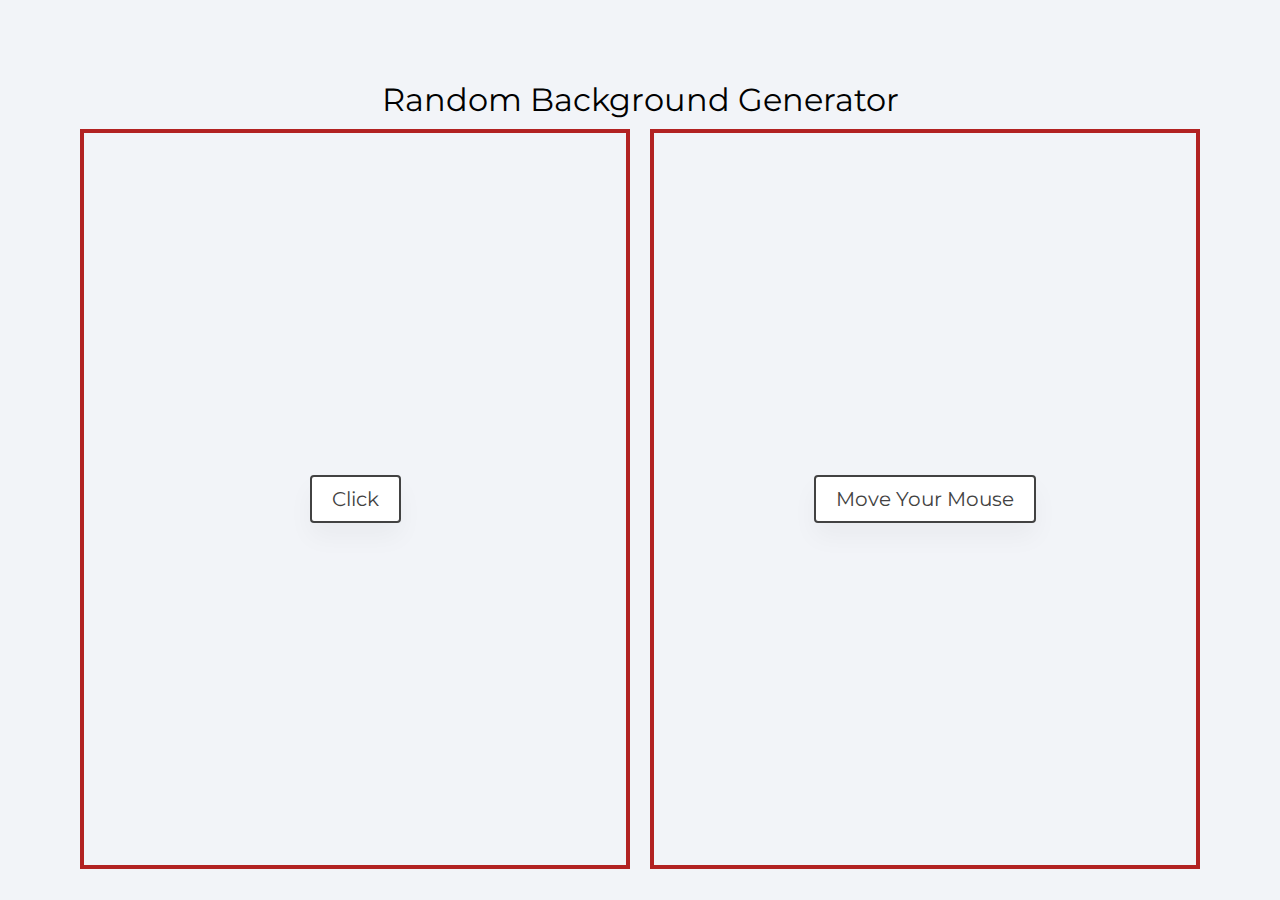
<file: block-BJaaek/code/index.html>
<!DOCTYPE html>
<html lang="en">
  <head>
    <meta charset="UTF-8" />
    <meta name="viewport" content="width=device-width, initial-scale=1.0" />
    <title>
      Random Background Generator
    </title>
    <link
      href="https://fonts.googleapis.com/css2?family=Montserrat:wght@200;400&display=swap"
      rel="stylesheet"
    />
    <link rel="stylesheet" href="style.css" />
  </head>
  <body>
    <div class="container">
      <h1>Random Background Generator</h1>
      <div class="boxes">
        <div class="box first">
          <div class="text">
            <p class="banner">
              Click
            </p>
          </div>
        </div>
        <div class="box second">
          <div class="text">
            <p class="banner">
              Move Your Mouse
            </p>
          </div>
        </div>
      </div>
    </div>
    <script src="./script.js"></script>
  </body>
</html>
</file>
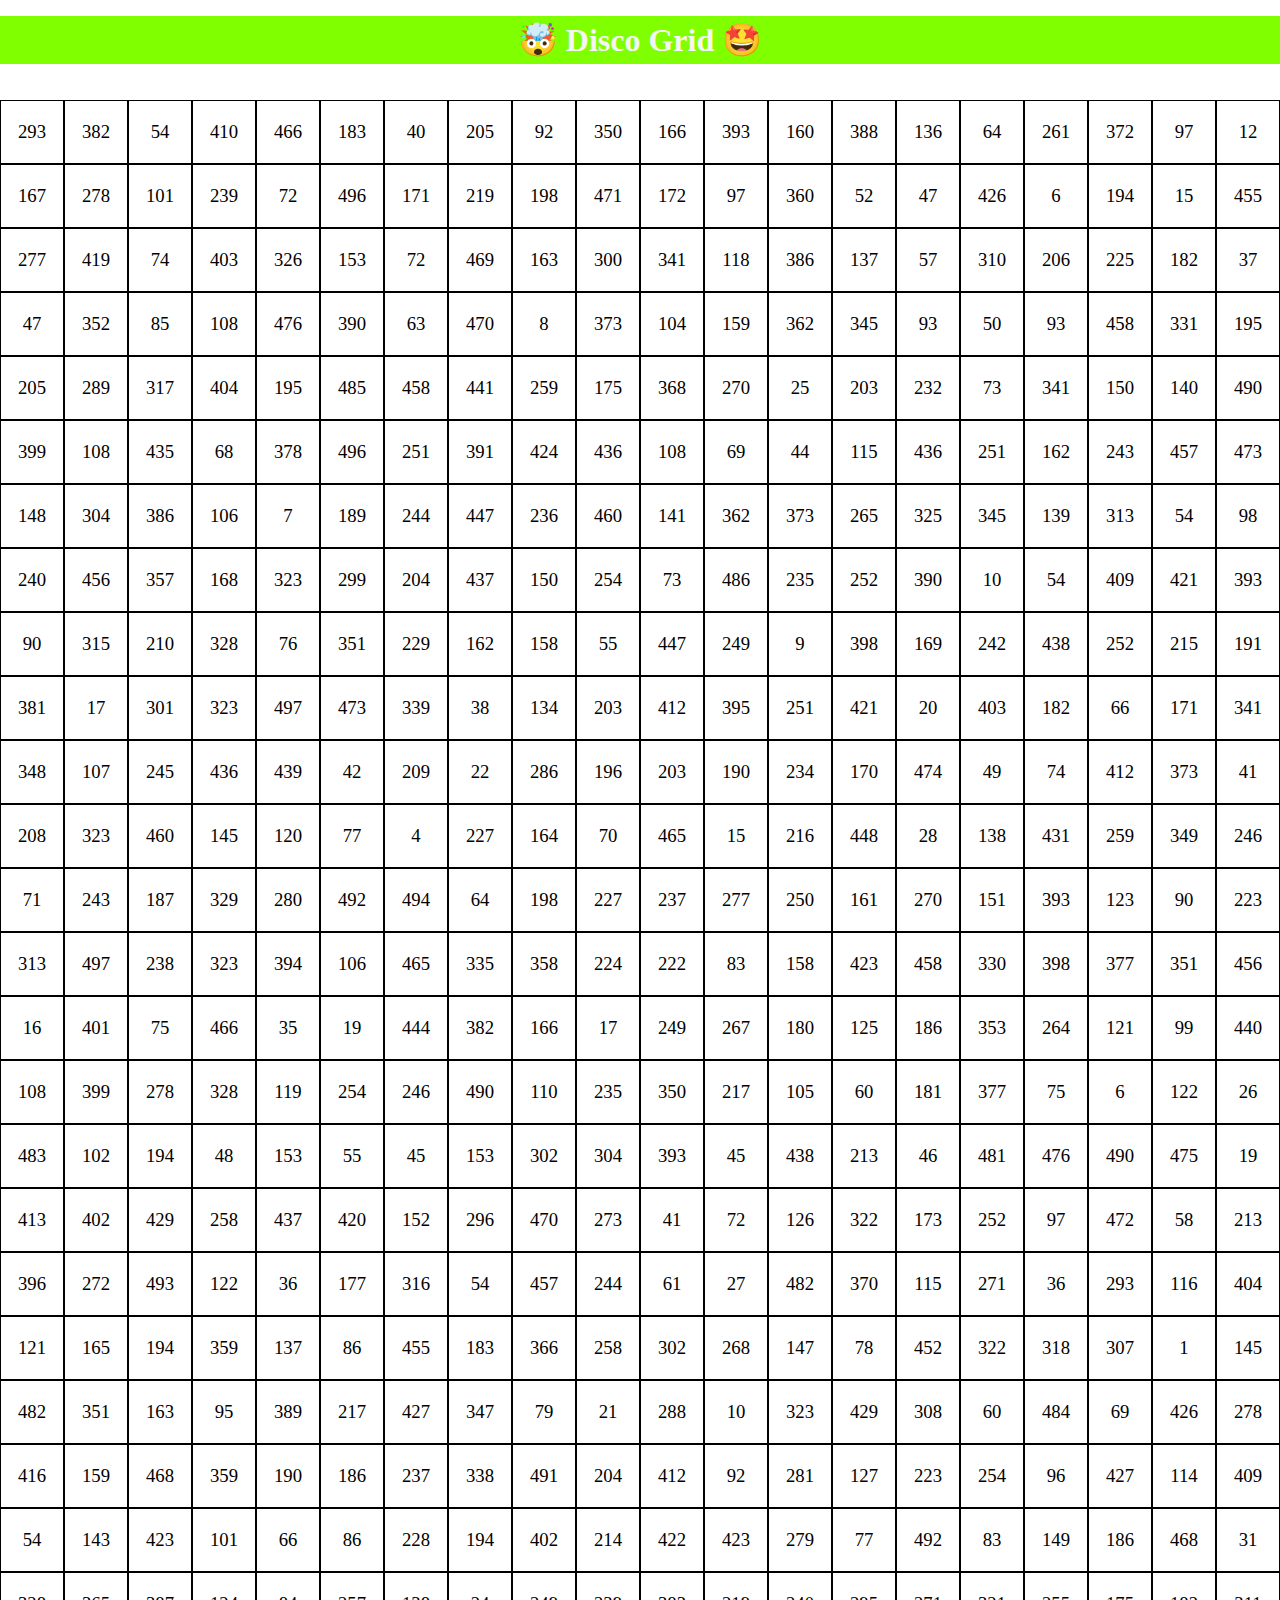
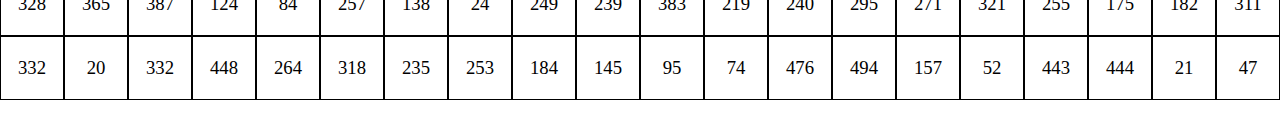
<file: block-BJaael/code/index.html>
<!DOCTYPE html>
<html lang="en">
  <head>
    <meta charset="UTF-8" />
    <meta name="viewport" content="width=device-width, initial-scale=1.0" />
    <title>🤯 Disco Grid 🤩</title>
    <link
      href="https://fonts.googleapis.com/css2?family=Montserrat:wght@200;400&display=swap"
      rel="stylesheet"
    />
    <link rel="stylesheet" href="style.css" />
  </head>
  <body>
    <h1 class="heading">🤯 Disco Grid 🤩</h1>
    <div class="box-container"></div>

    <script src="./script.js"></script>
  </body>
</html>
</file>
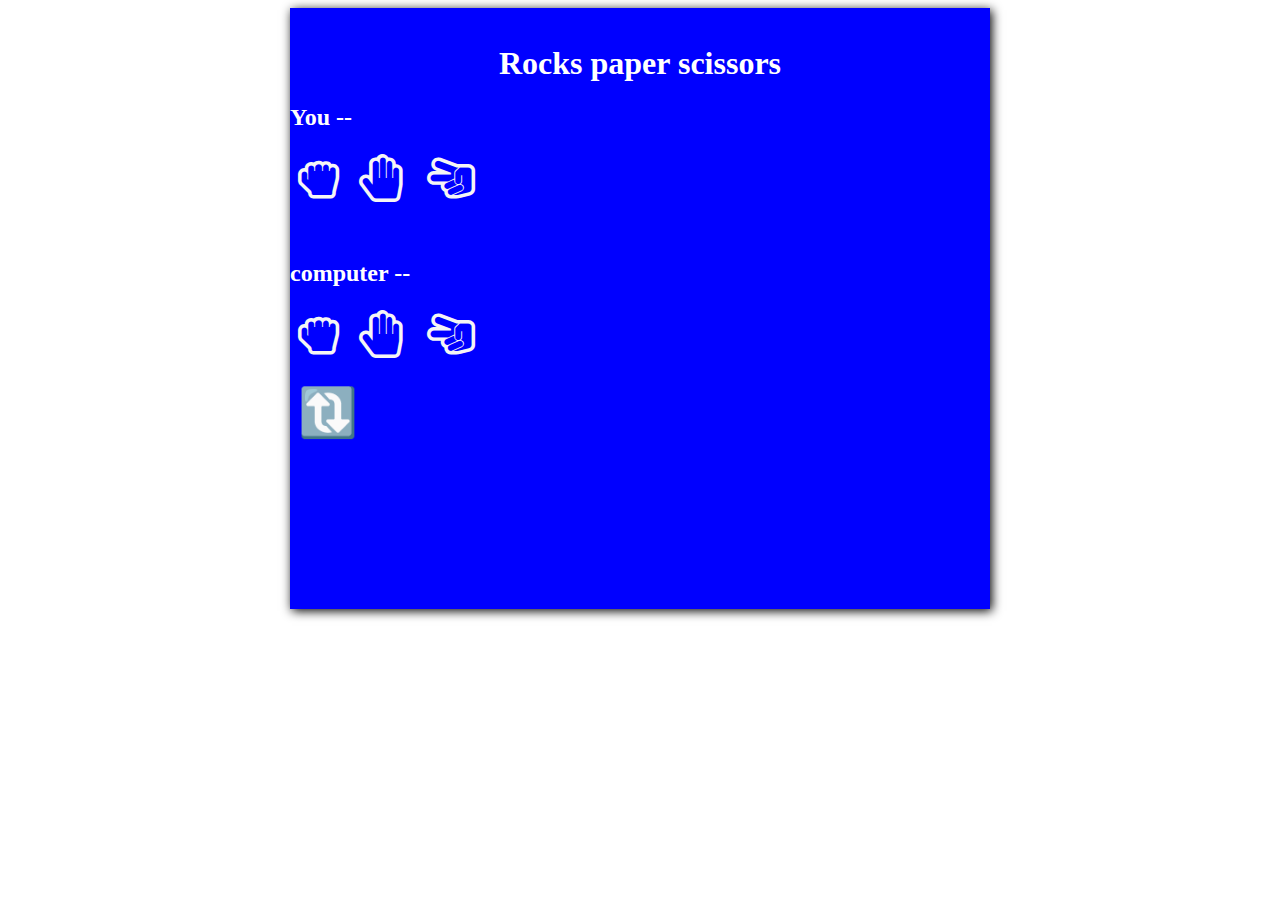
<file: block-BJaaen/code/index.html>
<!DOCTYPE html>
<html lang="en">
  <head>
    <meta charset="UTF-8" />
    <meta name="viewport" content="width=device-width, initial-scale=1.0" />
    <title>Rock Paper and Scissors</title>
    <link rel="stylesheet" href="style.css">
    <link rel="stylesheet" href="https://stackpath.bootstrapcdn.com/font-awesome/4.7.0/css/font-awesome.min.css">
    <link rel="stylesheet" href="https://use.fontawesome.com/releases/v5.6.3/css/all.css" integrity="sha384-UHRtZLI+pbxtHCWp1t77Bi1L4ZtiqrqD80Kn4Z8NTSRyMA2Fd33n5dQ8lWUE00s/" crossorigin="anonymous">

  </head>
  <body>
    <div  class="container">
<h1>Rocks paper scissors</h1>
<div class="box">
  <h2>You <span>--</span> <span class="span1"></span></h2>
  <a class="common" id="rock" href="#"><i class="fa fa-hand-rock-o" aria-hidden="true"></i></a>
  <a class="common" id="paper" href="#"><i class="fa fa-hand-paper-o" aria-hidden="true"></i></a>
  <a  class="common" id="scissors" href="#"><i class="fa fa-hand-scissors-o" aria-hidden="true"></i></a>
</div>

 
<div class="box2">
  <h2>computer <span>--</span> <span class="span2"></span></h2>
  <a class="computer" id="0" href="#"><i class="fa fa-hand-rock-o" aria-hidden="true"></i></a>
  <a class="computer" id="1" href="#"><i class="fa fa-hand-paper-o" aria-hidden="true"></i></a>
  <a class="computer" id="2" href="#"><i class="fa fa-hand-scissors-o" aria-hidden="true"></i></a>
</div>
<p></p>

<a class="reload" href="#">🔃</a>
    </div>
    
    
    <script src="./script.js"></script>
  </body>
</html>
</file>
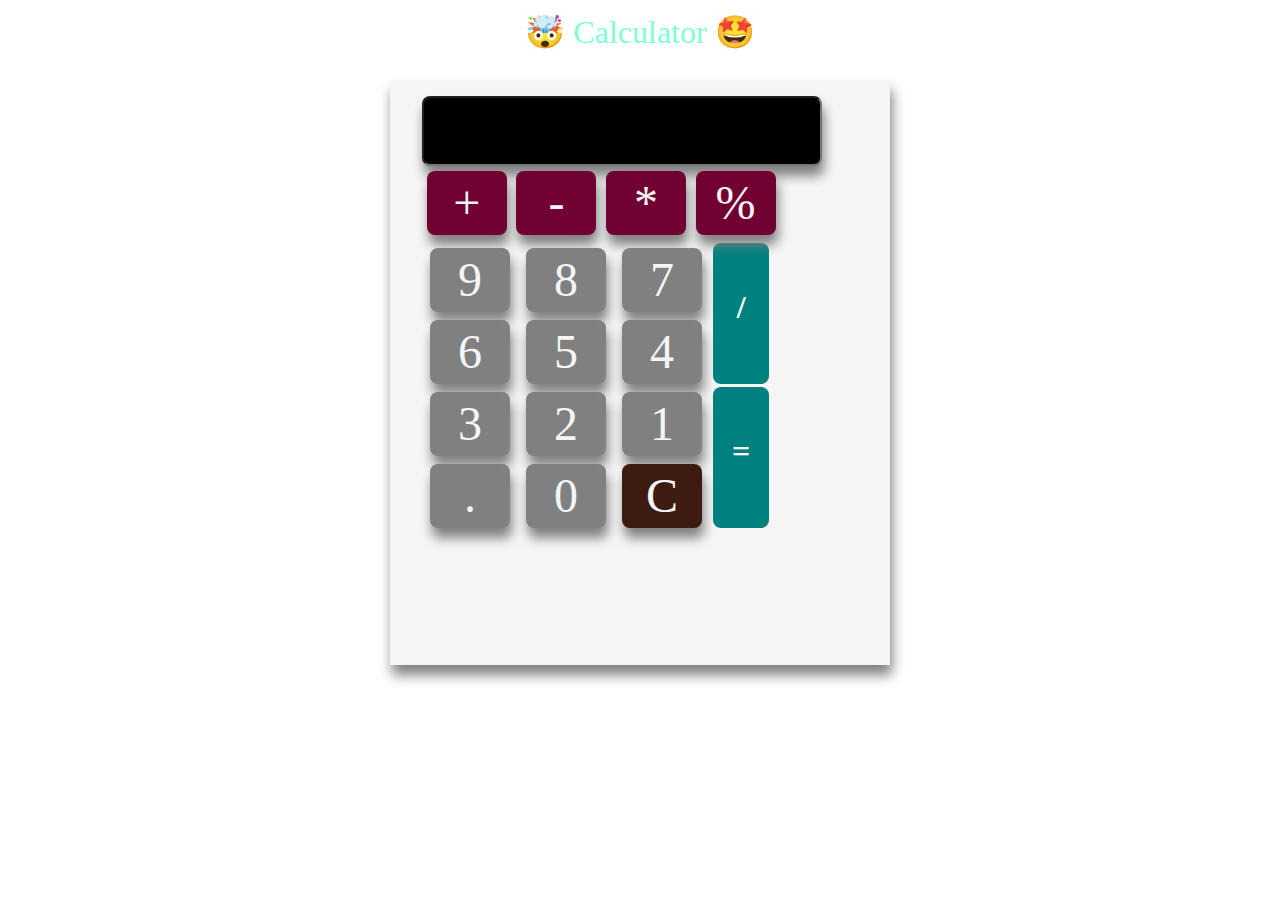
<file: block-BJaaeo/code/index.html>
<!DOCTYPE html>
<html lang="en">
  <head>
    <meta charset="UTF-8" />
    <meta name="viewport" content="width=device-width, initial-scale=1.0" />
    <title>Calculator</title>
    <link
      href="https://fonts.googleapis.com/css2?family=Montserrat:wght@200;400&display=swap"
      rel="stylesheet"
    />
    <link rel="stylesheet" href="style.css" />
  </head>
  <body>
    <h1>🤯 Calculator 🤩</h1>
    <main>
      <div class="container">
        <input type="text" class="screen">
        <div class="operat">
          <div  class="operation common">+</div>
          <div class="operation common">-</div>
          <div class="operation common">*</div>
          <div class="operation common">%</div>

        </div>
        <div  class="number">
          <div>
            <div class="num common">9</div>
          <div class="num common">6</div>
          <div class="num common">3</div>
          <div class="num common">.</div>
          </div>
          <div>
            <div class="num common">8</div>
            <div class="num common">5</div>
            <div class="num common">2</div>
            <div class="num common">0</div>
          </div>
          <div>
            <div class="num common">7</div>
            <div class="num common">4</div>
            <div class="num common">1</div>
            <div class="num common" id="c">C</div>
          </div>
         <div>
        
          
          
         </div>
          <div>
            <div class="equal common"> /</div>
            <div class="equal common">=</div>
          </div>

        </div>
      </div>
    </main>
    
   

    <script src="./script.js"></script>
  </body>
</html>
</file>
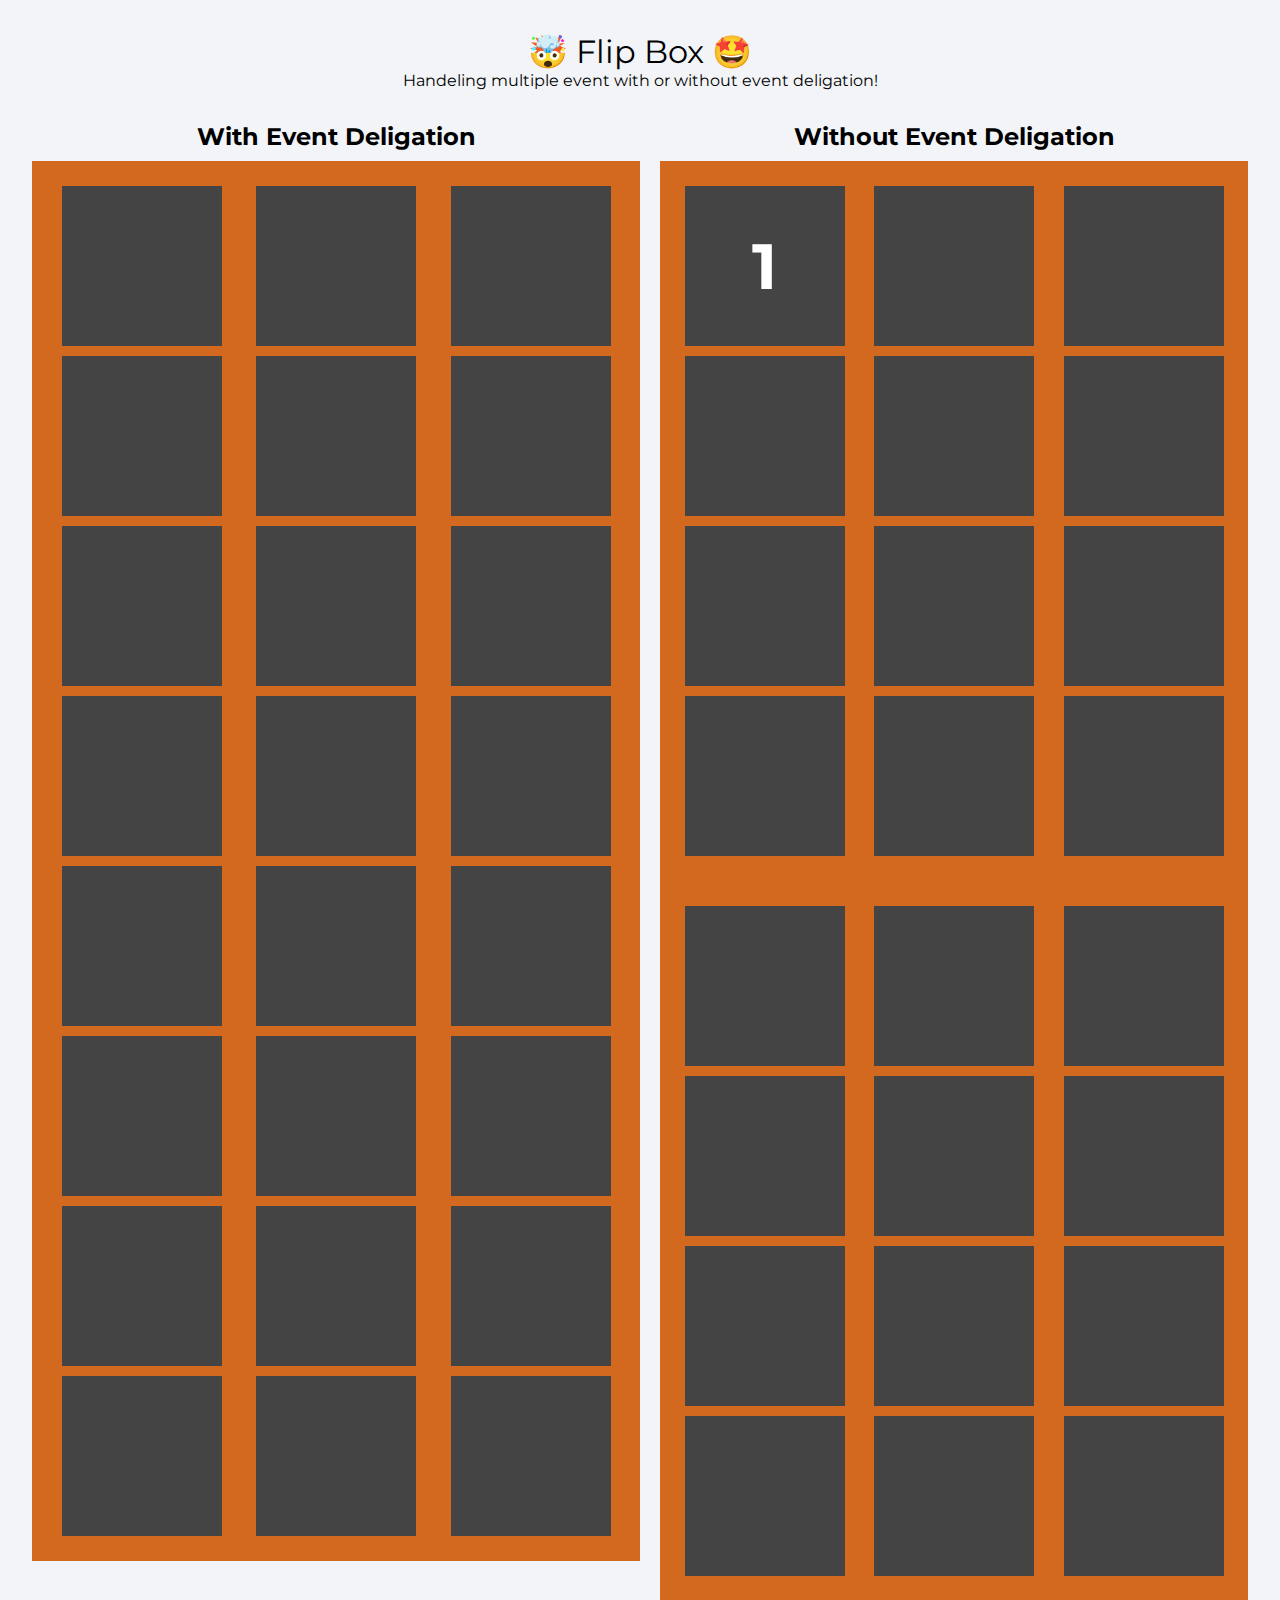
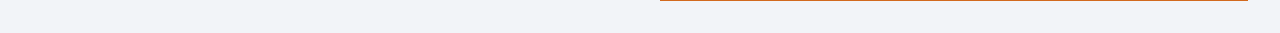
<file: block-BJaaep/code/index.html>
<!DOCTYPE html>
<html lang="en">
  <head>
    <meta charset="UTF-8" />
    <meta name="viewport" content="width=device-width, initial-scale=1.0" />
    <title>Flip Box</title>
    <link
      href="https://fonts.googleapis.com/css2?family=Montserrat:wght@200;400&display=swap"
      rel="stylesheet"
    />
    <link rel="stylesheet" href="style.css" />
  </head>
  <body>
    <h1 class="heading">🤯 Flip Box 🤩</h1>
    <p>Handeling multiple event with or without event deligation!</p>
    <div class="container">
      <div class="wrapper">
        <h2>Without Event Deligation</h2>
        <ul class="boxes">
          <li class="box">1</li>
          <li class="box"></li>
          <li class="box"></li>
          <li class="box"></li>
          <li class="box"></li>
          <li class="box"></li>
          <li class="box"></li>
          <li class="box"></li>
          <li class="box"></li>
          <li class="box"></li>
          <li class="box"></li>
          <li class="box"></li>
        </ul>
      </div>
      <div class="wrapper">
        <h2>With Event Deligation</h2>
        <ul class="boxes">
          <li class="box"></li>
          <li class="box"></li>
          <li class="box"></li>
          <li class="box"></li>
          <li class="box"></li>
          <li class="box"></li>
          <li class="box"></li>
          <li class="box"></li>
          <li class="box"></li>
          <li class="box"></li>
          <li class="box"></li>
          <li class="box"></li>
        </ul>
      </div>
    </div>
    <script src="./script.js"></script>
  </body>
</html>
</file>
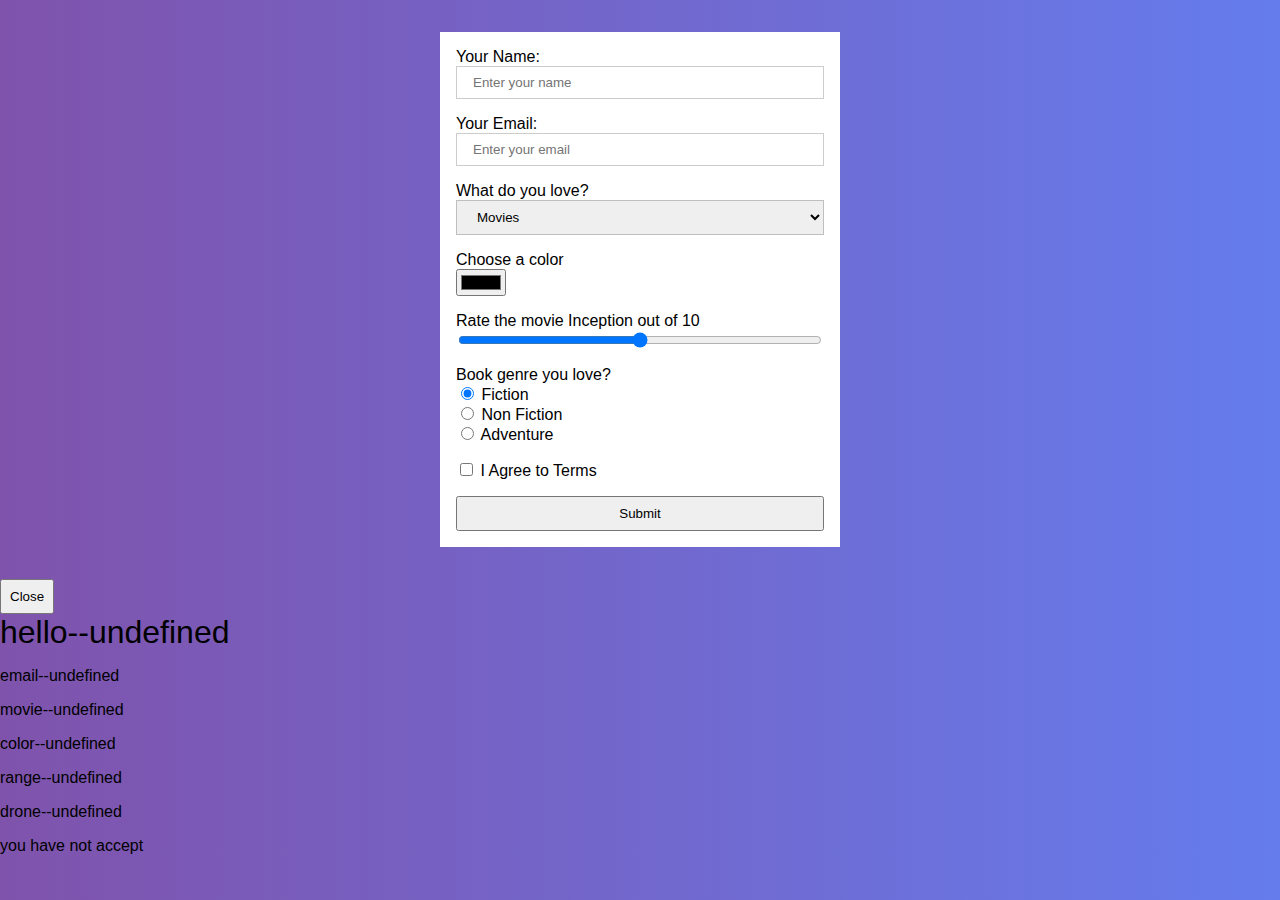
<file: block-BJaaer/code/index.html>
<!DOCTYPE html>
<html lang="en">
  <head>
    <meta charset="UTF-8" />
    <meta name="viewport" content="width=device-width, initial-scale=1.0" />
    <link rel="stylesheet" href="style.css" />
    <title>Handeling Forms 👇</title>
  </head>
  <body>
    <div>
      <form class="container open" >
        <div class="form-control">
          <label for="name">Your Name:</label>
          <input
            id="name"
            type="text"
            name="text"
            placeholder="Enter your name"
          />
        </div>
        <div class="form-control">
          <label for="email">Your Email:</label>
          <input
            id="email"
            type="text"
            name="email"
            placeholder="Enter your email"
          />
        </div>
        <div class="form-control">
          <label for="movies">What do you love?</label>
          <select id="gender" name="choice">
            <option value="movies">Movies</option>
            <option value="series">Series</option>
            <option value="others">Others</option>
          </select>
        </div>

        <div class="form-control">
          <label for="color">Choose a color</label>
          <input
            id="color"
            type="color"
            name="color"
            placeholder="Enter your email"
          />
        </div>
        <div class="form-control">
          <label for="range"> Rate the movie Inception out of 10 </label>
          <input
            id="range"
            type="range"
            max="10"
            step="1"
            name="range"
            placeholder="Enter your email"
          />
        </div>
        <div class="form-control">
          <label>Book genre you love?</label>

          <div>
            <input
              type="radio"
              id="fiction"
              name="drone"
              value="fiction"
              checked
            />
            <label for="fiction">Fiction</label>
          </div>

          <div>
            <input
              type="radio"
              id="non-fiction"
              name="drone"
              value="non-fiction"
            />
            <label for="non-fiction">Non Fiction</label>
          </div>

          <div>
            <input type="radio" id="adventure" name="drone" value="adventure" />
            <label for="adventure">Adventure</label>
          </div>
        </div>
        <div class="form-control terms">
          <input type="checkbox" id="terms" name="terms" />
          <label for="terms">I Agree to Terms</label>
        </div>
        <button type="submit" id="submit">Submit 
          
        </button>
      </form>
      <!-- next page -->
      
      <div class="overlay">
        <div class="container-relative">
          <button class="modal-close"> Close</button>
          <div class="modal-info">
            <h1>hello  </h1>
            <p>email  </p>
            <p>movie  </p>
            <p>color  </p>
            <p>renage  </p>
            <p>genre  </p>
            <p>i agree to terms   </p>         
        </div>
      </div>
    <script src="./script.js"></script>
  </body>
</html>
</file>
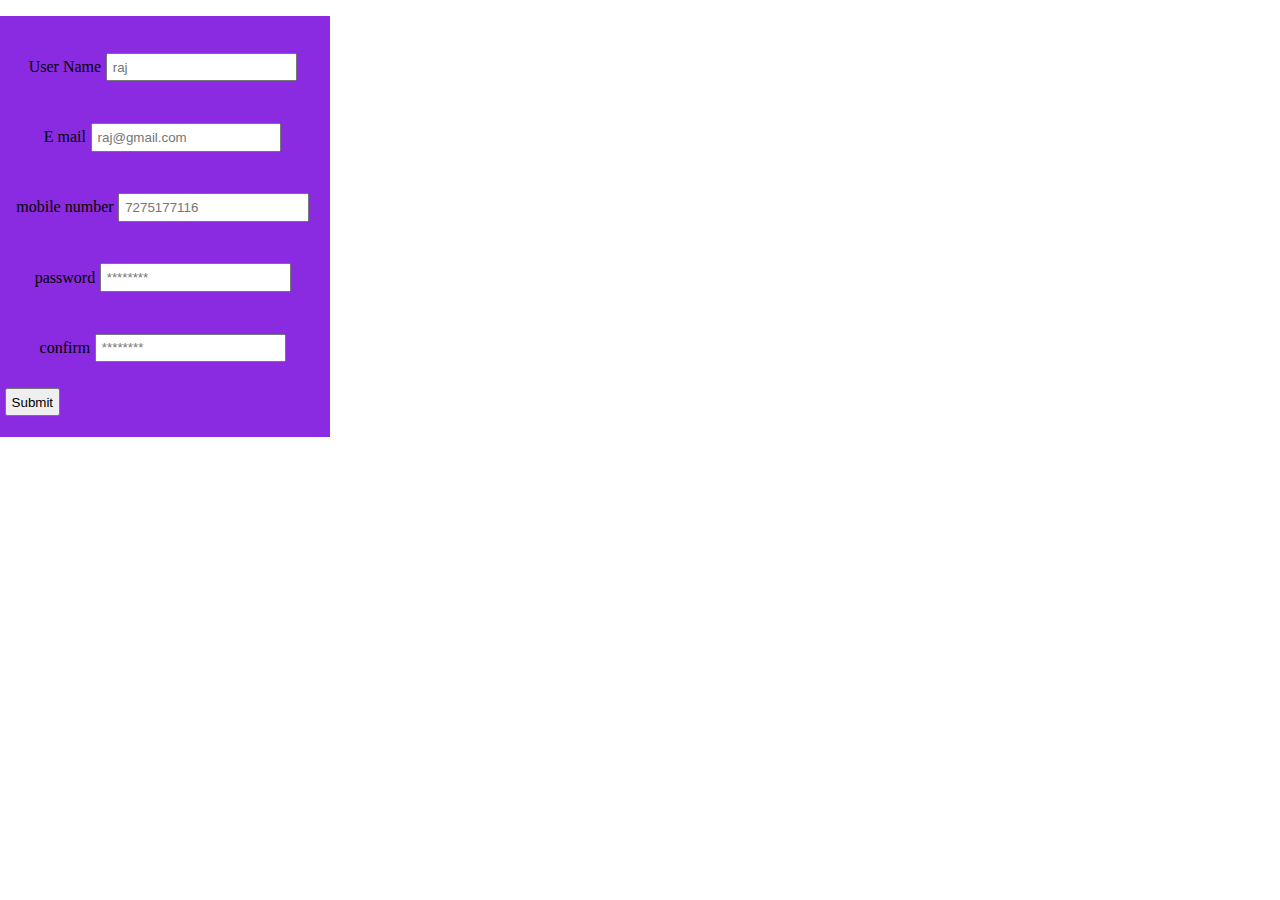
<file: block-BJaaes/code/index.html>
<!DOCTYPE html>
<html lang="en">
  <head>
    <meta charset="UTF-8" />
    <meta name="viewport" content="width=device-width, initial-scale=1.0" />
    <link rel="stylesheet" href="style.css" />
    <title>Form Validation 👇</title>
  </head>
  <body>
   <form action="">
     <div class="container">
<div class="form-control">
  <label for="text">User Name</label>
  <input type="text" name="username" placeholder="raj">
  <small class="s-1"></small>
</div>
<div class="form-control">
  <label for="text">E mail</label>
  <input type="email" name="email" placeholder="raj@gmail.com">
  <p class="p2"></p>
</div>
<div class="form-control">
  <label for="text">mobile number</label>
  <input type="number" name="mobile" placeholder="7275177116">
  <small class="s2"></small>
</div>
<div class="form-control">
  <label for="text">password</label>
  <input type="password" name="password" placeholder="********">
  <small class="s3"></small>
</div>
<div class="form-control">
  <label for="text">confirm</label>
  <input type="password" name="confirm" placeholder="********">
  <small class="s4"></small>
</div>
<input type="submit">

</div>
   </form>
    <script src="./script.js"></script>
  </body>
</html>
</file>
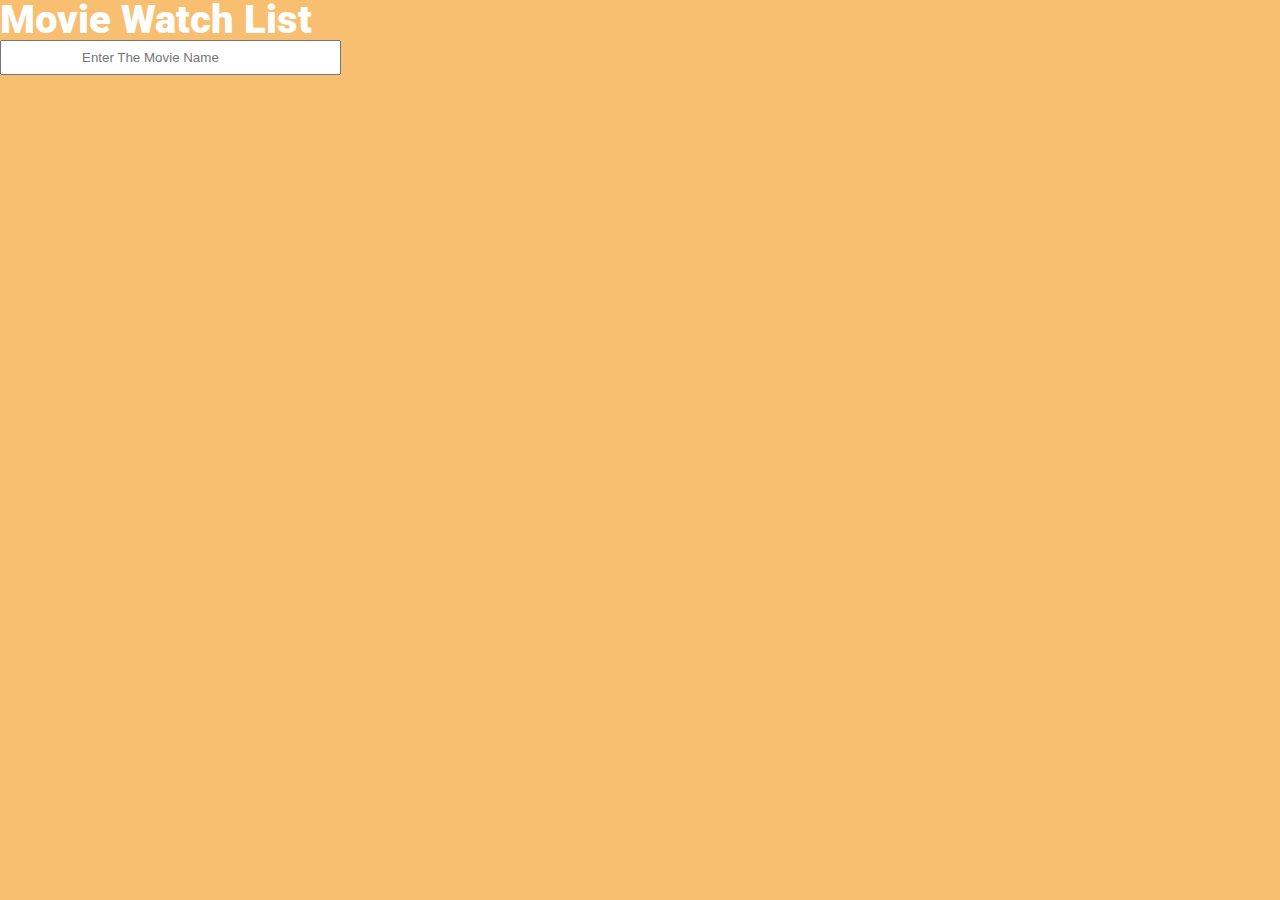
<file: block-BJaaet/code/index.html>
<!DOCTYPE html>
<html lang="en">
  <head>
    <meta charset="UTF-8" />
    <meta name="viewport" content="width=device-width, initial-scale=1.0" />
    <title>Movie Watch List</title>
    <link rel="stylesheet" href="style.css">
    <style>
      @import url('https://fonts.googleapis.com/css2?family=Roboto:ital,wght@0,400;0,900;1,700&display=swap');
      </style>
  </head>

  <body>
    <main class="main">
      <!-- <div class="container">
       
        <div class="input-box">
          <h1>Movie Watch Liist</h1>
          <ul>
            <form action="">
                <input type="text" name="text" placeholder="Enter the movie name">
            </form>
          </ul>
        </div> -->
        <div class="container">
          <h1>Movie Watch List</h1>
          <input class="input-box" type="text" placeholder="Enter The Movie Name">
        </div class="c">
        <ul class="center">
         
        </ul>
      </div>
    </main>
    
  
    <script src="./script.js"></script>
  </body>
</html>
</file>
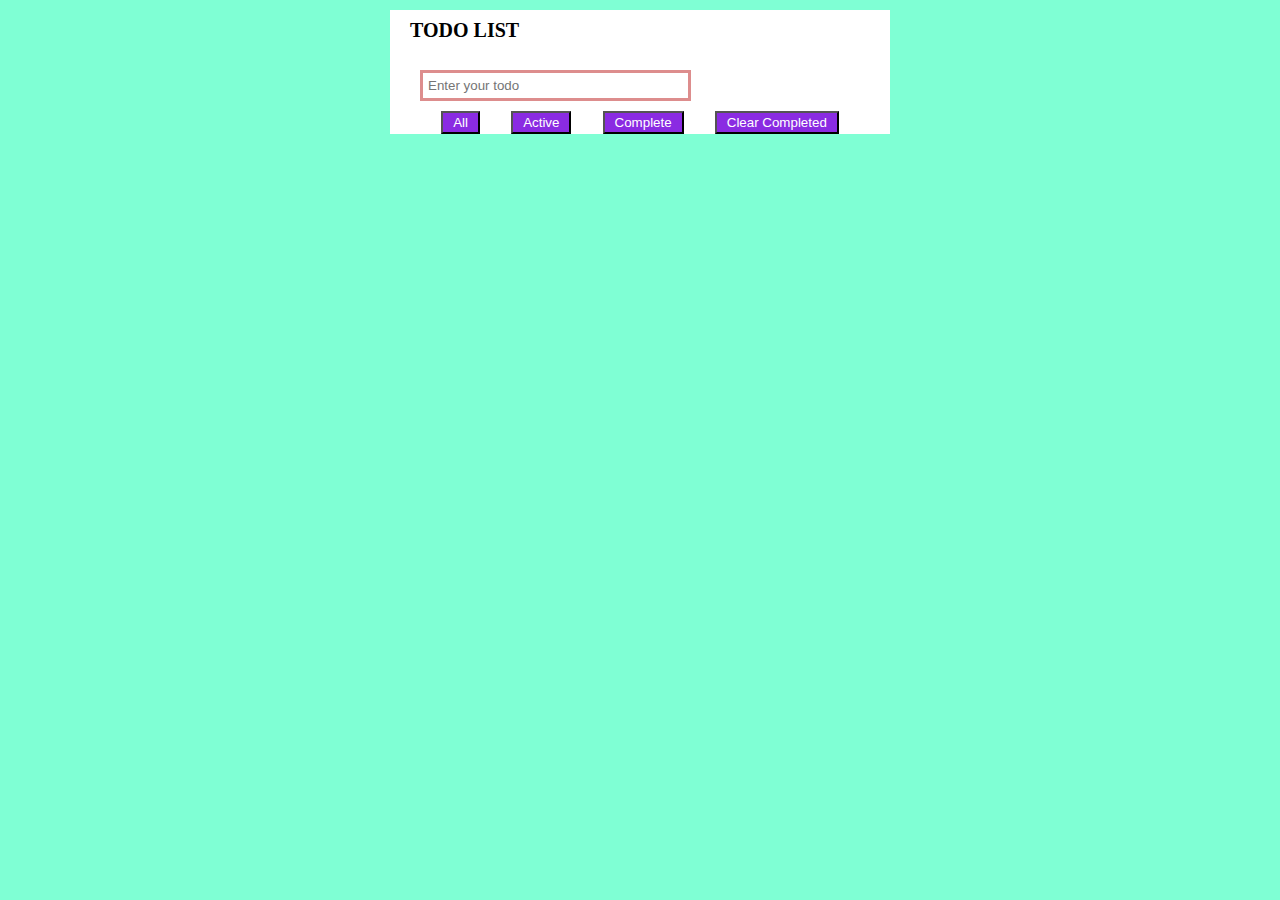
<file: block-BJaaev/code/index.html>
<!DOCTYPE html>
<html lang="en">
  <head>
    <meta charset="UTF-8" />
    <meta name="viewport" content="width=device-width, initial-scale=1.0" />
    <title>TODO Application</title>
    <link rel="stylesheet" href="style.css" />
  </head>
  <body>
    
<div class="container">
  <div>
    <h1>TODO LIST</h1>
    <input type="text" id="text" name="todo" placeholder="Enter your todo">
  </div>

<ul>
 
</ul>
<div class="btn">
  <button>All</button>
  <button class="active">Active</button>
  <button>Complete</button>
  <button class="complete">Clear Completed</button>

</div>
</div>
    <script src="./script.js"></script>
  </body>
</html>
</file>
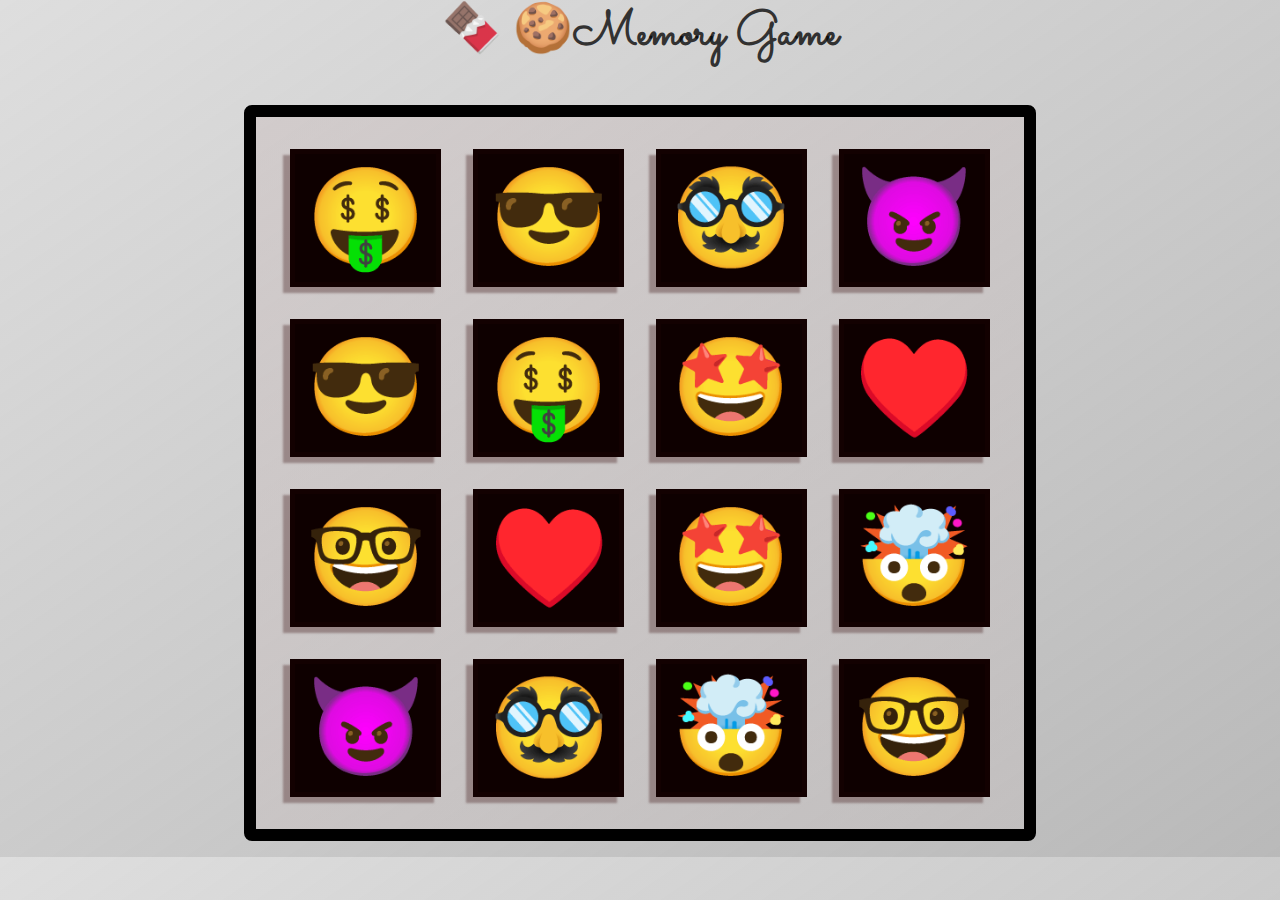
<file: block-BJaaex/code/index.html>
<!DOCTYPE html>
<html lang="en">
  <head>
    <meta charset="UTF-8" />
    <meta name="viewport" content="width=device-width, initial-scale=1.0" />
    <title>Menory Game</title>
    <link rel="preconnect" href="https://fonts.googleapis.com">
    <link rel="preconnect" href="https://fonts.gstatic.com" crossorigin>
    <link href="https://fonts.googleapis.com/css2?family=Lobster+Two:ital,wght@1,700&family=Open+Sans+Condensed:wght@300&family=Rajdhani:wght@300&family=Sacramento&display=swap" rel="stylesheet">
    
    <link rel="stylesheet" href="style.css">
  </head>
  <body>
    <header>
      <h1>🍫  🍪Memory Game </h1>
     
    </header>
    <span class="totalCount"></span>
    <main>
      
    <ul></ul>
  </main>
    <script src="./script.js"></script>
  </body>
</html>
</file>
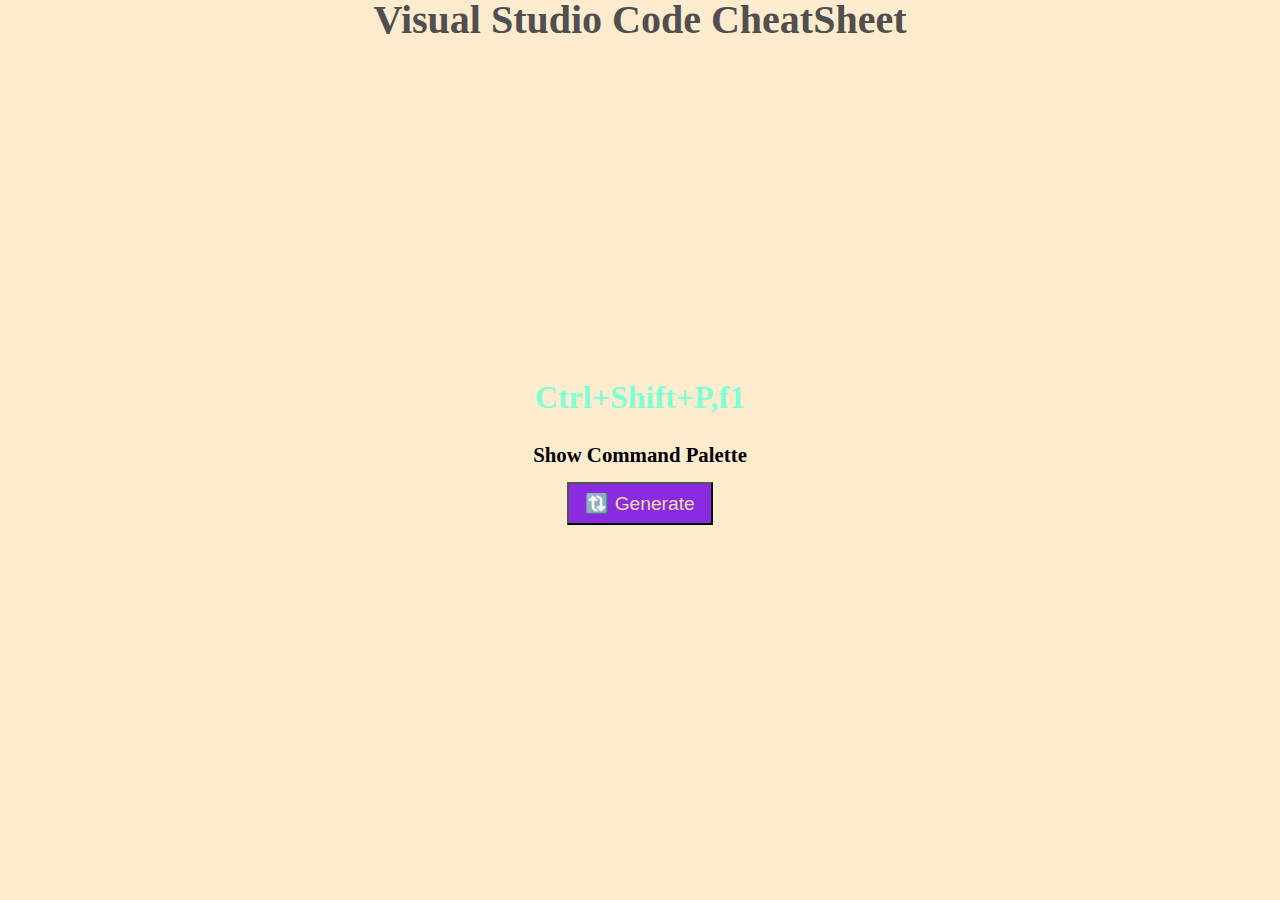
<file: block-BJaafa/code/index.html>
<!DOCTYPE html>
<html lang="en">
  <head>
    <meta charset="UTF-8" />
    <meta name="viewport" content="width=device-width, initial-scale=1.0" />
    <title>Chrome Extension</title>
    <link rel="stylesheet" href="style.css" />
  </head>
  <body>
    <h1>Visual Studio Code CheatSheet</h1>
    <div class="container">
      <h2 class="kbd"> Ctrl+Shift+P,f1</h2>
      <p>Show Command Palette</p>
      <button class="btn">🔃 Generate</button>

    </div>
    <script src="./script.js"></script>
    <script src="./data.js"></script>
  </body>
</html>
</file>
<file: block-BJaaek/code/style.css>
html {
  box-sizing: border-box;
  font-size: 16px;
}

*,
*:before,
*:after {
  box-sizing: inherit;
}

body,
h1,
h2,
h3,
h4,
h5,
h6,
p,
ol,
ul {
  margin: 0;
  padding: 0;
  font-weight: normal;
}

ol,
ul {
  list-style: none;
}

img {
  max-width: 100%;
  height: auto;
}

body {
  background: #f2f4f8;
  height: 100%;
  font-family: "Montserrat", sans-serif;
  width: 100vw;
  height: 100vh;
}

.container {
  text-align: center;
  height: 100%;
  max-width: 1280px;
  padding: 5rem;
  margin: 0 auto;
}
h1 {
  padding-bottom: 10px;
}

.banner {
  display: inline-block;
  color: #424242;
  font-size: 20px;
  text-decoration: none;
  text-align: center;
  margin: 20px auto;
  padding: 10px 20px;
  background: white;
  border-radius: 4px;
  min-width: 24px;
  font-size: 20px;
  box-shadow: 0 14px 26px rgba(0, 0, 0, 0.04);
  border: 2px solid;
}

.boxes {
  display: flex;
  justify-content: center;
  align-items: center;
  width: 100%;
  height: 100%;
}
.box {
  border: 4px solid firebrick;
  height: 100%;
  width: 50%;
}
.text {
  height: 100%;
  display: flex;
  justify-content: center;
  align-items: center;
}

.first {
  margin-right: 20px;
}
</file>
<file: block-BJaael/code/style.css>
html {
  box-sizing: border-box;
  font-size: 16px;
}

*,
*:before,
*:after {
  box-sizing: inherit;
}

body,
h1,
h2,
h3,
h4,
h5,
h6,
p,
ol,
ul {
  margin: 0;
  padding: 0;
  font-weight: normal;
}

ol,
ul {
  list-style: none;
}

img {
  max-width: 100%;
  height: auto;
}
.heading{
  background-color: chartreuse;
  padding: .3rem 0;
  text-align: center;
  font-size: 2rem;
  font-weight: 800;
  color: whitesmoke;
  margin: 1rem 0;
}
.box-container{
  display:flex;
  width: 100%;
  height: auto;
  flex-flow: row wrap;
  padding: 20px 0;
}
.box{
  width: 4rem;
  height: 4rem;
  border: 1px solid black;
  display: flex;
  align-items: center;
  justify-content: center;
}
</file>
<file: block-BJaaen/code/style.css>
h1{
    text-align: center;
    color: white;
}
.container{
    width: 700px;
    height: 65vh;
    /* border: 1px solid black; */
    margin: 0 auto;
    box-shadow: 2px 2px 10px black;
    padding-top: 1rem;
    background-color: blue;
}
.box1{
    height: 4rem;
    width: 4rem;
    /* border: 2px solid black; */
    display: inline-block;
    position: relative;
    top: -3rem;
    margin: .3rem;
}
h2{
    color: white;
}
.box{
    /* border: 2px solid black; */
}
.box2{
    position: absolute;
    top: 15rem;
}
.box3{
     height: 4rem;
    width: 4rem;
    /* border: 2px solid black; */
    display: inline-block;
    margin: .3rem; 
    position: relative;
    top: 10rem;
    right: 15rem;
    margin: 0 1rem ;
}
a{
    font-size: 3rem;
    color: whitesmoke;
    margin:  0 .5rem;
}
p{
    position: relative;
    top: 3rem;
    left: 20rem;
    font-size: 3rem;
    color: white;
    font-weight: 900;

}
.reload{
    position: fixed;
    top: 24rem;
    text-decoration: none;
}
</file>
<file: block-BJaaep/code/style.css>
html {
  box-sizing: border-box;
  font-size: 16px;
}

*,
*:before,
*:after {
  box-sizing: inherit;
}

body,
h1,
h2,
h3,
h4,
h5,
h6,
p,
ol,
ul {
  margin: 0;
  padding: 0;
  font-weight: normal;
}

ol,
ul {
  list-style: none;
}

img {
  max-width: 100%;
  height: auto;
}

body {
  background: #f2f4f8;
  font-family: 'Montserrat', sans-serif;
  text-align: center;
}

.container {
  text-align: center;
  max-width: 1280px;
  padding: 2rem;
  margin: 0 auto;
  display: flex;
}

.banner {
  display: inline-block;
  color: #424242;
  font-size: 20px;
  text-decoration: none;
  text-align: center;
  margin: 20px auto;
  padding: 10px 20px;
  background: white;
  border-radius: 4px;
  min-width: 24px;
  font-size: 20px;
  box-shadow: 0 14px 26px rgba(0, 0, 0, 0.04);
  border: 2px solid;
}
.wrapper {
  max-width: 50%;
  margin: 0 auto;
}

.boxes {
  display: flex;
  flex-wrap: wrap;
  justify-content: space-evenly;
  background-color: chocolate;
  color: #444;
  padding: 20px 0;
}

.wrapper:first-child {
  margin-right: 20px;
}

.box {
  margin: 5px;
  background-color: #444;
  background-size: contain;
  background-repeat: no-repeat;
  background-position: center center;
  height: 160px;
  width: 160px;
  display: flex;
  justify-content: center;
  align-items: center;
  font-size: 4rem;
  font-weight: bold;
  color: white;
  cursor: pointer;
}
.text {
  height: 100%;
  display: flex;
  justify-content: center;
  align-items: center;
}

.first {
  margin-right: 20px;
}

h2 {
  font-weight: bolder;
  padding-bottom: 10px;
}

.heading {
  text-align: center;
  margin-top: 2rem;
}
</file>
<file: block-BJaaeo/code/style.css>
/* http://meyerweb.com/eric/tools/css/reset/ 
   v2.0 | 20110126
   License: none (public domain)
*/

html, body, div, span, applet, object, iframe,
h1, h2, h3, h4, h5, h6, p, blockquote, pre,
a, abbr, acronym, address, big, cite, code,
del, dfn, em, img, ins, kbd, q, s, samp,
small, strike, strong, sub, sup, tt, var,
b, u, i, center,
dl, dt, dd, ol, ul, li,
fieldset, form, label, legend,
table, caption, tbody, tfoot, thead, tr, th, td,
article, aside, canvas, details, embed, 
figure, figcaption, footer, header, hgroup, 
menu, nav, output, ruby, section, summary,
time, mark, audio, video {
	margin: 0;
	padding: 0;
	border: 0;
	font-size: 100%;
	font: inherit;
	vertical-align: baseline;
}
/* HTML5 display-role reset for older browsers */
article, aside, details, figcaption, figure, 
footer, header, hgroup, menu, nav, section {
	display: block;
}
body {
	line-height: 1;
}
ol, ul {
	list-style: none;
}
blockquote, q {
	quotes: none;
}
blockquote:before, blockquote:after,
q:before, q:after {
	content: '';
	content: none;
}
table {
	border-collapse: collapse;
	border-spacing: 0;
}
*{
    box-sizing: border-box;
}
.container{
    width: 500px;
    height: 65vh;
    margin: 0  auto;
    padding: 1rem 2rem;
    margin-top: 2rem;
    background-color:whitesmoke;
    /* border: 1px solid black; */
    box-shadow: 2px 10px 12px grey;
}
h1{
    text-align: center;
    font-size: 2rem;
    margin: 1rem;
    color: aquamarine;
}
.screen{
height: 70px;
width: 400px;
background-color: black;
color: whitesmoke;
box-shadow: 2px 10px 12px grey;
border-radius: 8px;
font-size: 2rem;

}
.operat{
    display: flex;
    position: relative;
}
.operation{
width: 5rem;
height: 4rem;
margin: .3rem;
text-align: center;
padding-top: .5rem;
font-size: 3rem;
background-color: rgb(113,1,51);
color: whitesmoke;
box-shadow: 2px 10px 12px grey;
border-radius: 8px;
cursor: pointer;
}
.number{
    display: flex;
    flex-wrap: wrap;

}
.num{
    width: 5rem;
    height: 4rem;
    margin: .5rem;
    text-align: center;
    padding-top: .5rem;
    font-size: 3rem;
    background-color:grey;
    color: whitesmoke;  
    box-shadow: 2px 10px 12px grey;
    border-radius: 8px;
    cursor: pointer;
}
.equal{
    width: 3.5rem;
    height: 8.8rem;
    padding-top: 3rem;
    text-align: center;
    margin: .2rem;
    background-color: rgb(1,128,128);
    font-size: 2rem;
    color: white;
    font-weight: 900;
    border-radius: 8px;
    cursor: pointer;
}
#c{
    background-color: rgb(61,27,16);
}
</file>
<file: block-BJaaer/code/style.css>
/* CSS Reset */

html {
  box-sizing: border-box;
  font-size: 16px;
}

*,
*:before,
*:after {
  box-sizing: inherit;
}

body,
h1,
h2,
h3,
h4,
h5,
h6,
p,
ol,
ul {
  margin: 0;
  padding: 0;
  font-weight: normal;
}

ol,
ul {
  list-style: none;
}

img {
  max-width: 100%;
  height: auto;
}

/* Main CSS */

body {
  font-family: -apple-system, BlinkMacSystemFont, 'Segoe UI', Roboto, Oxygen,
    Ubuntu, Cantarell, 'Open Sans', 'Helvetica Neue', sans-serif;
  background: linear-gradient(to right, #7f53ac 0, #657ced 100%);
}
* {
  box-sizing: border-box;
}

button {
  padding: 0.5rem;
}

body {
  margin-top: 2rem;
}

input[type='text'] {
  padding: 0.5rem 1rem;
  border: none;
  border: 1px solid rgba(0, 0, 0, 0.2);
}
select {
  padding: 0.5rem 1rem;
  border: none;
  border: 1px solid rgba(0, 0, 0, 0.2);
}

.container {
  max-width: 400px;
  margin: 2rem auto;
  background: white;
  padding: 1rem;
  display: flex;
  flex-direction: column;
  gap: 1rem;
}

p {
  padding-top: 1rem;
}

.form-control {
  width: 100%;
  display: flex;
  flex-direction: column;
}
input[type='text'] {
  width: 100%;
}
.terms {
  display: inline-block;
}
.wraper{
text-align: center;
}
</file>
<file: block-BJaaes/code/style.css>
/* CSS Reset */

html {
  box-sizing: border-box;
  font-size: 16px;
}

*,
*:before,
*:after {
  box-sizing: inherit;
}

body,
h1,
h2,
h3,
h4,
h5,
h6,
p,
ol,
ul {
  margin: 0;
  padding: 0;
  font-weight: normal;
}

ol,
ul {
  list-style: none;
}

img {
  max-width: 100%;
  height: auto;
}
.container{
  
  flex-direction: column;
  background-color: blueviolet;
  width: 330px;
  margin: 1rem 0;
  padding: 1rem 0;
}
.form-control{
padding: 1rem;
align-items: center;
display: flex;
  justify-content: center;
}
input{
  padding: .3rem;
  margin: .3rem;
}
</file>
<file: block-BJaaet/code/style.css>
/* http://meyerweb.com/eric/tools/css/reset/ 
   v2.0 | 20110126
   License: none (public domain)
*/

html, body, div, span, applet, object, iframe,
h1, h2, h3, h4, h5, h6, p, blockquote, pre,
a, abbr, acronym, address, big, cite, code,
del, dfn, em, img, ins, kbd, q, s, samp,
small, strike, strong, sub, sup, tt, var,
b, u, i, center,
dl, dt, dd, ol, ul, li,
fieldset, form, label, legend,
table, caption, tbody, tfoot, thead, tr, th, td,
article, aside, canvas, details, embed, 
figure, figcaption, footer, header, hgroup, 
menu, nav, output, ruby, section, summary,
time, mark, audio, video {
	margin: 0;
	padding: 0;
	border: 0;
	font-size: 100%;
	font: inherit;
	vertical-align: baseline;
}
/* HTML5 display-role reset for older browsers */
article, aside, details, figcaption, figure, 
footer, header, hgroup, menu, nav, section {
	display: block;
}
body {
	line-height: 1;
}
ol, ul {
	list-style: none;
}
blockquote, q {
	quotes: none;
}
blockquote:before, blockquote:after,
q:before, q:after {
	content: '';
	content: none;
}
table {
	border-collapse: collapse;
	border-spacing: 0;
}

body{

    background-color: rgb(248,191,113);
    font-family: 'Roboto', sans-serif;
}

 /* .container{
width: 50%;
padding: 1rem;
margin: .5rem;

}
 .input-box{
padding: 1rem 0;
 margin:0 .5rem;
background-color: rgb(144,173,230);  
}
 input{
    width: 93%;
    padding: .5rem;
     margin: .4rem ;
     border: 3px solid rgb(1,94,204);
    font-size: 1.3rem;
} 
 main{
   display: flex;
   justify-content: center; 
}
h1{
    font-size: 2rem;
    font-weight: 800;
    padding: 1rem;
}
li{
    display: flex;
  
    width: 95%;
   padding: .5rem 0;
    border-bottom: 2px dashed white;
    font-size: 1.4rem;
}
.check{
    width: 10%;
    cursor: pointer;
}
*/
/* .container{
    display: flex;
    justify-content: center;
    
    flex-direction: row;
}
.center{
  width: 10%;
  display: flex;
  
  justify-content: center;
 
}
.c{
    display: flex;
    justify-content: center;

}
h1{
    font-size: 2.5rem;
    font-weight: 900;

}
input{
    width: 40%;
    padding: .5rem 0;
    font-size: 1.5rem;
}

li{
    font-size: 1.5rem;
}
ul{
    display: flex;
    justify-content: center;
    border-bottom: 4px dashed white;
}
span{
    margin:  0 1rem;
    cursor: pointer;
} */
span{
    margin: 0 4rem;
    cursor: pointer;
}  
h1{
    font-size: 2.5rem;
    font-weight: 900;
    color: white;
}
input{
    padding:  .5rem 5rem;
    /* width: 30%; */
}
li{
display: flex;
}
</file>
<file: block-BJaaev/code/style.css>
/* http://meyerweb.com/eric/tools/css/reset/ 
   v2.0 | 20110126
   License: none (public domain)
*/

html, body, div, span, applet, object, iframe,
h1, h2, h3, h4, h5, h6, p, blockquote, pre,
a, abbr, acronym, address, big, cite, code,
del, dfn, em, img, ins, kbd, q, s, samp,
small, strike, strong, sub, sup, tt, var,
b, u, i, center,
dl, dt, dd, ol, ul, li,
fieldset, form, label, legend,
table, caption, tbody, tfoot, thead, tr, th, td,
article, aside, canvas, details, embed, 
figure, figcaption, footer, header, hgroup, 
menu, nav, output, ruby, section, summary,
time, mark, audio, video {
 margin: 0;
 padding: 0;
 border: 0;
 font-size: 100%;
 font: inherit;
 vertical-align: baseline;
}
/* HTML5 display-role reset for older browsers */
article, aside, details, figcaption, figure, 
footer, header, hgroup, menu, nav, section {
 display: block;
}
body {
 line-height: 1;
}
ol, ul {
 list-style: none;
}
blockquote, q {
 quotes: none;
}
blockquote:before, blockquote:after,
q:before, q:after {
 content: '';
 content: none;
}
table {
 border-collapse: collapse;
 border-spacing: 0;
}
*{
    margin: 0px;
    padding: 0px;
    box-sizing: border-box;
    font-family: 'Poppins',sans-serif;
}
html{
    font-size: 62.5%;
}
#text{
    /* margin: 0 auto; */
    padding: .5rem;
    width: 59%;
    border: 3px solid rgb(221, 141, 141);
    margin: 1rem;
}
body{

    background-color:aquamarine;
}
.container{
    max-width: 1200px;
    width: 500px;
    margin: 0 auto;
    padding: 0 2rem;
    background-color: white;
}
h1{
    font-size: 2rem;
    font-weight: 800;
    /* color: white; */
    margin: 1rem 0;
    padding: 1rem 0;

}
.li{
    display: flex;
    margin: 1rem 0;
}
.box{
    display: flex;
    justify-content: space-between;
    font-size: 1.7rem;
    width: 40%;
    margin: .5rem;
    padding: 1.5rem;
    font-weight: 800;
    cursor: pointer;
    /* border-bottom: 3px dashed blueviolet; */
}
.btn{
    display: flex;
    justify-content: space-evenly;
    
}
button{
    padding: .2rem 1rem;
    background-color: blueviolet;
    color: white;
    margin-top: .5ren;
}
.cancle{
    text-decoration: line-through;
}
</file>
<file: block-BJaaex/code/style.css>
/* http://meyerweb.com/eric/tools/css/reset/ */
/* v1.0 | 20080212 */

html, body, div, span, applet, object, iframe,
h1, h2, h3, h4, h5, h6, p, blockquote, pre,
a, abbr, acronym, address, big, cite, code,
del, dfn, em, font, img, ins, kbd, q, s, samp,
small, strike, strong, sub, sup, tt, var,
b, u, i, center,
dl, dt, dd, ol, ul, li,
fieldset, form, label, legend,
table, caption, tbody, tfoot, thead, tr, th, td {
    margin: 0;
    padding: 0;
    border: 0;
    outline: 0;
    font-size: 100%;
    vertical-align: baseline;
    background: transparent;
}
body {
    line-height: 1;
}
ol, ul {
    list-style: none;
}
blockquote, q {
    quotes: none;
}
blockquote:before, blockquote:after,
q:before, q:after {
    content: '';
    content: none;
}

/* remember to define focus styles! */
:focus {
    outline: 0;
}

/* remember to highlight inserts somehow! */
ins {
    text-decoration: none;
}
del {
    text-decoration: line-through;
}

/* tables still need 'cellspacing="0"' in the markup */
table {
    border-collapse: collapse;
    border-spacing: 0;
}
body{
   background-image: linear-gradient(to right bottom,rgba(189, 189, 189, 0.5),rgba(168, 168, 168, 0.8));
   padding-bottom: 1rem;
}
header{
   margin-bottom: 5px; 
}

h1{
    color: rgba(5, 5, 5, 0.8);
    text-align: center;
    font-family: 'Sacramento', cursive;
    font-size: 3rem;
    padding: 10px;
}
main{
    display: flex;
    justify-content: center;
    align-content: center;
}
.box{
    height: 8rem;
    width: 20%;
    background-color: rgb(14, 0, 0);
    border: 5px solid rgb(19, 1, 1);
    box-shadow: -7px 6px 2px rgba(102, 71, 71,0.5);
    display: flex;
    justify-content: center;
    align-items: center;
    font-size: 6rem;
}
ul{
   background-image: linear-gradient(to right bottom, rgba(200, 185, 185, 0.4),rgba(204, 195, 195, 0.3));
    padding: 2rem;
    width: 55%;
    border-radius: 0.5rem;
    border: 0.8rem solid black;
    display: flex;
    flex-wrap: wrap;
    gap: 2rem;
    justify-content: center;
}
.totalCount{
    font-size: 2rem;
    font-weight: bolder;
   padding: 3rem;
}
</file>
<file: block-BJaafa/code/style.css>
/* http://meyerweb.com/eric/tools/css/reset/ 
   v2.0 | 20110126
   License: none (public domain)
*/

html, body, div, span, applet, object, iframe,
h1, h2, h3, h4, h5, h6, p, blockquote, pre,
a, abbr, acronym, address, big, cite, code,
del, dfn, em, img, ins, kbd, q, s, samp,
small, strike, strong, sub, sup, tt, var,
b, u, i, center,
dl, dt, dd, ol, ul, li,
fieldset, form, label, legend,
table, caption, tbody, tfoot, thead, tr, th, td,
article, aside, canvas, details, embed, 
figure, figcaption, footer, header, hgroup, 
menu, nav, output, ruby, section, summary,
time, mark, audio, video {
 margin: 0;
 padding: 0;
 border: 0;
 font-size: 100%;
 font: inherit;
 vertical-align: baseline;
}
/* HTML5 display-role reset for older browsers */
article, aside, details, figcaption, figure, 
footer, header, hgroup, menu, nav, section {
 display: block;
}
body {
 line-height: 1;
}
ol, ul {
 list-style: none;
}
blockquote, q {
 quotes: none;
}
blockquote:before, blockquote:after,
q:before, q:after {
 content: '';
 content: none;
}
table {
 border-collapse: collapse;
 border-spacing: 0;
}
h1{
    text-align: center;
    font-size: 2.5rem;
    font-weight: 700;
    color: rgb(80, 78, 78);
}
body{
    background-color: blanchedalmond;
}
.container{
    display: flex;
    justify-content: center;
    align-items: center;
    flex-direction: column;
    height: 90vh;
}
h2{
    font-size: 2rem;
    font-weight: 800;
    color: aquamarine;
    margin: 1rem 0;
}
p{
    font-size: 1.3rem;
    font-weight: 600;
    margin: 1rem;
}
button{
    font-size: 1.2rem;
    background-color: blueviolet;
    color: wheat;
    padding: .5rem 1rem;
}
</file>
